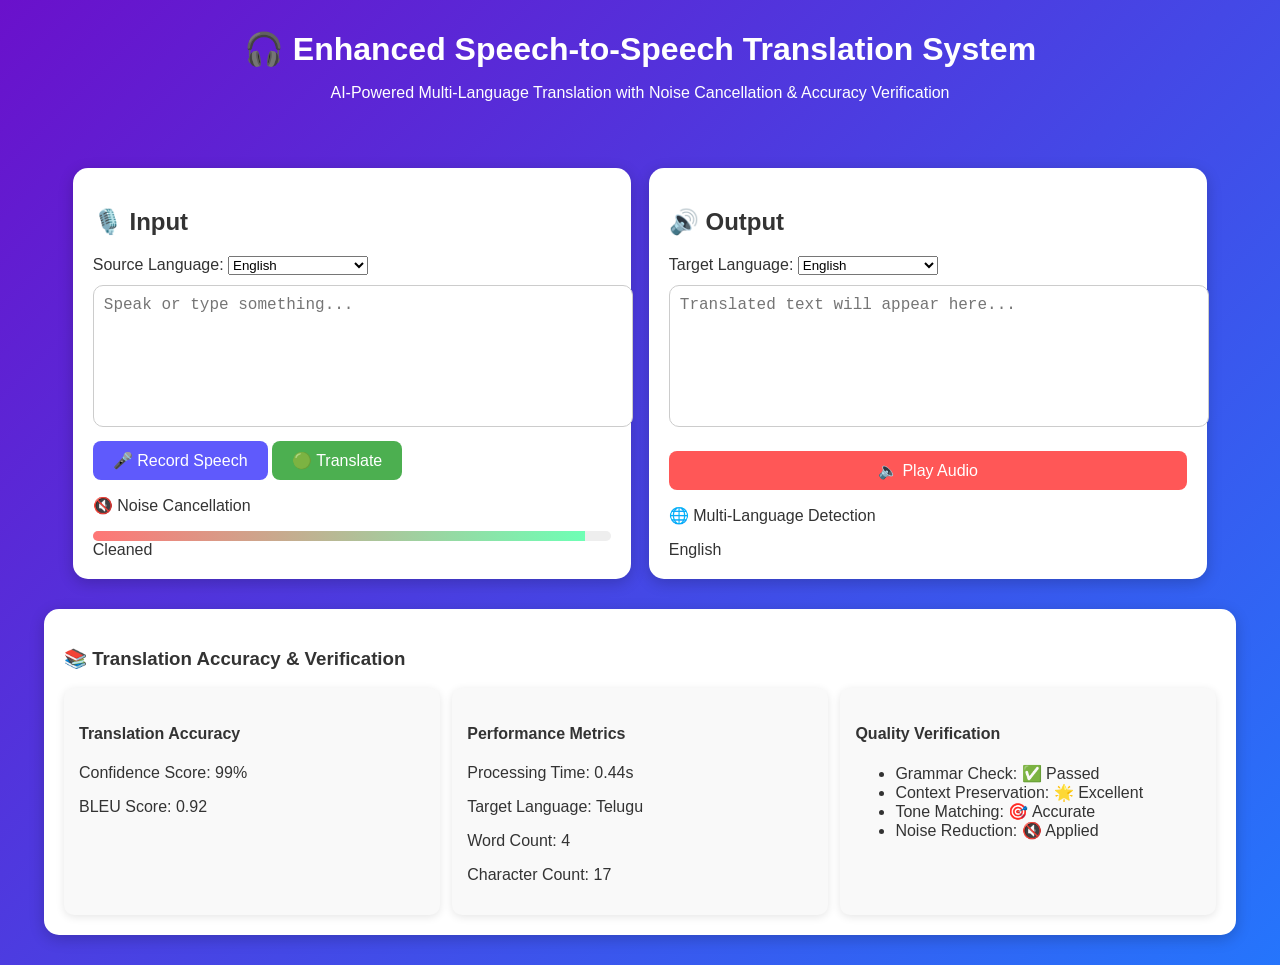
<file: MJ/frontend/index.html>
<!DOCTYPE html>
<html lang="en">
<head>
    <meta charset="UTF-8">
    <meta name="viewport" content="width=device-width, initial-scale=1.0">
    <title>Enhanced Speech-to-Speech Translation System</title>
    <link rel="stylesheet" href="style.css">
</head>
<body>
    <script>
    // Global protection against reloads and submissions
    window.addEventListener("beforeunload", e => {
        e.stopImmediatePropagation();  // stop any reload attempts
        e.preventDefault();
    });
    window.onbeforeunload = null;

    // prevent form submit / navigation globally
    document.addEventListener("submit", e => {
        e.preventDefault();
        e.stopPropagation();
    }, true);
    </script>

    <header>
        <h1>🎧 Enhanced Speech-to-Speech Translation System</h1>
        <p>AI-Powered Multi-Language Translation with Noise Cancellation & Accuracy Verification</p>
    </header>

    <main>
        <form onsubmit="return false;">
        <section class="container">
            <!-- Input Section -->
            <div class="card input-card">
                <h2>🎙️ Input</h2>
                <label>Source Language:</label>
                <select id="sourceLang">
                    <option value="en">English</option>
                    <option value="hi">Hindi</option>
                    <option value="ta">Tamil</option>
                    <option value="te">Telugu</option>
                    <option value="kn">Kannada</option>
                    <option value="ml">Malayalam</option>
                    <option value="gu">Gujarati</option>
                    <option value="pa">Punjabi</option>
                    <option value="bn">Bengali</option>
                    <option value="mr">Marathi</option>                 
                    <option value="fr">French</option>
                    <option value="es">Spanish</option>
                    <option value="de">German</option>
                    <option value="it">Italian</option>
                    <option value="pt">Portuguese</option>
                    <option value="ru">Russian</option>
                    <option value="zh-cn">Chinese (Mandarin)</option>
                    <option value="ja">Japanese</option>
                    <option value="ko">Korean</option>
                    <option value="ar">Arabic</option>
                </select>


                <textarea id="inputText" placeholder="Speak or type something..."></textarea>

                <div class="btn-row">
                    <button id="recordBtn"  type="button">🎤 Record Speech</button>
                    <button id="translateBtn"  type="button">🟢 Translate</button>
                </div>

                <div class="noise-section">
                    <p>🔇 Noise Cancellation</p>
                    <div class="noise-bar"><div id="noiseLevel"></div></div>
                    <span id="noiseStatus">Cleaned</span>
                </div>
            </div>

            <!-- Output Section -->
            <div class="card output-card">
                <h2>🔊 Output</h2>
                <label>Target Language:</label>
                <select id="targetLang">
                    <option value="en">English</option>
                    <option value="hi">Hindi</option>
                    <option value="ta">Tamil</option>
                    <option value="te">Telugu</option>
                    <option value="kn">Kannada</option>
                    <option value="ml">Malayalam</option>
                    <option value="gu">Gujarati</option>
                    <option value="pa">Punjabi</option>
                    <option value="bn">Bengali</option>
                    <option value="mr">Marathi</option>                 
                    <option value="fr">French</option>
                    <option value="es">Spanish</option>
                    <option value="de">German</option>
                    <option value="it">Italian</option>
                    <option value="pt">Portuguese</option>
                    <option value="ru">Russian</option>
                    <option value="zh-cn">Chinese (Mandarin)</option>
                    <option value="ja">Japanese</option>
                    <option value="ko">Korean</option>
                    <option value="ar">Arabic</option>
                </select>


                <textarea id="outputText" placeholder="Translated text will appear here..." readonly></textarea>


                <button id="playBtn" type="button" class="play-btn">🔈 Play Audio</button>
                <audio id="audioPlayer" controls style="display:none; width:100%; margin-top:10px;"></audio>

                <div class="detect-card">
                    <p>🌐 Multi-Language Detection</p>
                    <div id="detectedLang">English</div>
                </div>
            </div>
        </section>

        <!-- Accuracy Section -->
        <section class="metrics">
            <h3>📚 Translation Accuracy & Verification</h3>
            <div class="grid">
                <div class="metric-card">
                    <h4>Translation Accuracy</h4>
                    <div class="progress-bar"><div id="accuracyBar"></div></div>
                    <p>Confidence Score: <span id="confidenceScore">99%</span></p>
                    <p>BLEU Score: <span id="bleuScore">0.92</span></p>
                </div>

                <div class="metric-card">
                    <h4>Performance Metrics</h4>
                    <p>Processing Time: <span id="processingTime">0.44s</span></p>
                    <p>Target Language: <span id="metricLang">Telugu</span></p>
                    <p>Word Count: <span id="wordCount">4</span></p>
                    <p>Character Count: <span id="charCount">17</span></p>
                </div>

                <div class="metric-card">
                    <h4>Quality Verification</h4>
                    <ul>
                        <li>Grammar Check: ✅ <span id="grammarStatus">Passed</span></li>
                        <li>Context Preservation: 🌟 <span id="contextStatus">Excellent</span></li>
                        <li>Tone Matching: 🎯 <span id="toneStatus">Accurate</span></li>
                        <li>Noise Reduction: 🔇 <span id="noiseApplied">Applied</span></li>
                    </ul>
                </div>
            </div>
        </section>
        </form>
    </main>

    <script src="js/speech.js"></script>
    <script src="js/ui.js"></script>
    <script src="js/app.js"></script>
</body>
</html>
</file>
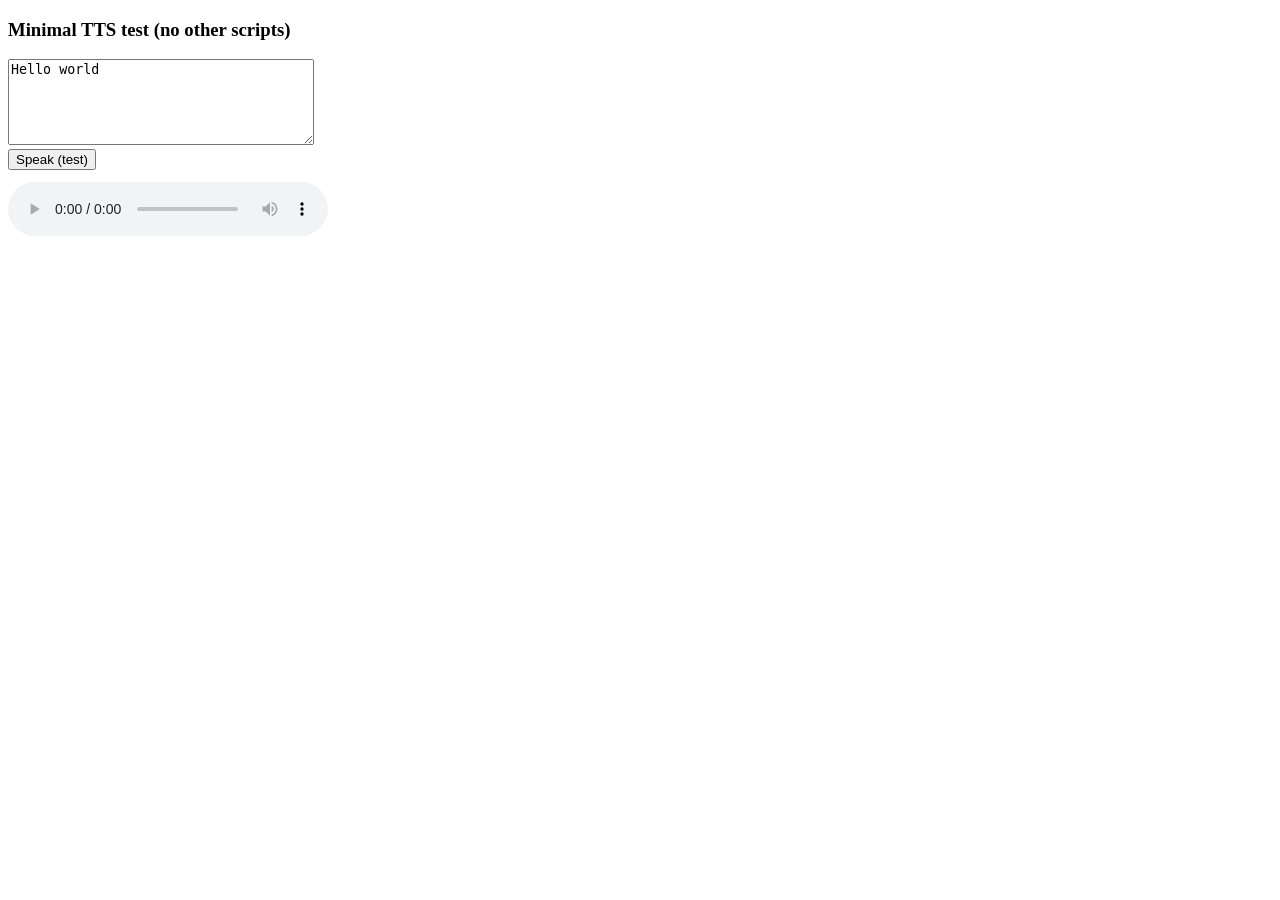
<file: MJ/speak_test.html>
<!doctype html>
<html>
<head>
  <meta charset="utf-8"/>
  <title>TTS quick test</title>
</head>
<body>
  <h3>Minimal TTS test (no other scripts)</h3>
  <textarea id="txt" style="width:300px;height:80px">Hello world</textarea><br>
  <button id="btn">Speak (test)</button>
  <audio id="player" controls style="display:block;margin-top:12px;width:320px"></audio>

  <script>
    document.getElementById('btn').addEventListener('click', async () => {
      try {
        const text = document.getElementById('txt').value;
        const res = await fetch('http://127.0.0.1:5000/speak', {
          method: 'POST',
          headers: { 'Content-Type': 'application/json' },
          body: JSON.stringify({ text, lang: 'en' })
        });
        const data = await res.json();
        console.log('speak response', data);
        const url = data.audio_url + '?t=' + Date.now();
        const player = document.getElementById('player');
        player.src = url;
        player.load();
        await player.play().catch(e => console.warn('autoplay blocked', e));
        console.log('played', url);
      } catch (e) {
        console.error(e);
        alert('Request failed (see console)');
      }
    });
  </script>
</body>
</html>
</file>
<file: MJ/frontend/style.css>
body {
    font-family: 'Segoe UI', sans-serif;
    background: linear-gradient(135deg, #6a11cb 0%, #2575fc 100%);
    color: #333;
    margin: 0;
    padding: 0;
}

header {
    text-align: center;
    color: white;
    padding: 30px 0;
}

header h1 {
    margin: 0;
    font-size: 2rem;
}

.container {
    display: flex;
    justify-content: space-around;
    flex-wrap: wrap;
    margin: 20px auto;
    width: 90%;
}

.card {
    background: white;
    border-radius: 15px;
    padding: 20px;
    width: 45%;
    box-shadow: 0 4px 15px rgba(0,0,0,0.2);
}

textarea {
    width: 100%;
    height: 120px;
    margin: 10px 0;
    border: 1px solid #ccc;
    border-radius: 10px;
    padding: 10px;
    font-size: 1rem;
    resize: none;
}

button {
    border: none;
    padding: 10px 20px;
    border-radius: 8px;
    cursor: pointer;
    font-size: 1rem;
}

#translateBtn {
    background: #4CAF50;
    color: white;
}

#recordBtn {
    background: #5f5afc;
    color: white;
}

.play-btn {
    background: #ff5757;
    color: white;
    width: 100%;
    margin-top: 10px;
}

.noise-bar {
    width: 100%;
    height: 10px;
    background: #eee;
    border-radius: 10px;
    overflow: hidden;
}

#noiseLevel {
    width: 90%;
    height: 100%;
    background: linear-gradient(90deg, #ff7676, #6effb5);
}

.metrics {
    background: #fff;
    border-radius: 15px;
    margin: 30px auto;
    width: 90%;
    padding: 20px;
    box-shadow: 0 4px 15px rgba(0,0,0,0.2);
}

.grid {
    display: flex;
    justify-content: space-between;
    flex-wrap: wrap;
}

.metric-card {
    width: 30%;
    background: #f9f9f9;
    border-radius: 10px;
    padding: 15px;
    box-shadow: 0 2px 8px rgba(0,0,0,0.1);
}

.speaker-upload {
    margin-top: 10px;
    background: #f0f3ff;
    border: 1px dashed #5f5afc;
    padding: 10px;
    border-radius: 8px;
    text-align: center;
}
.speaker-upload label {
    display: block;
    margin-bottom: 6px;
    color: #333;
    font-weight: 500;
}
</file>
